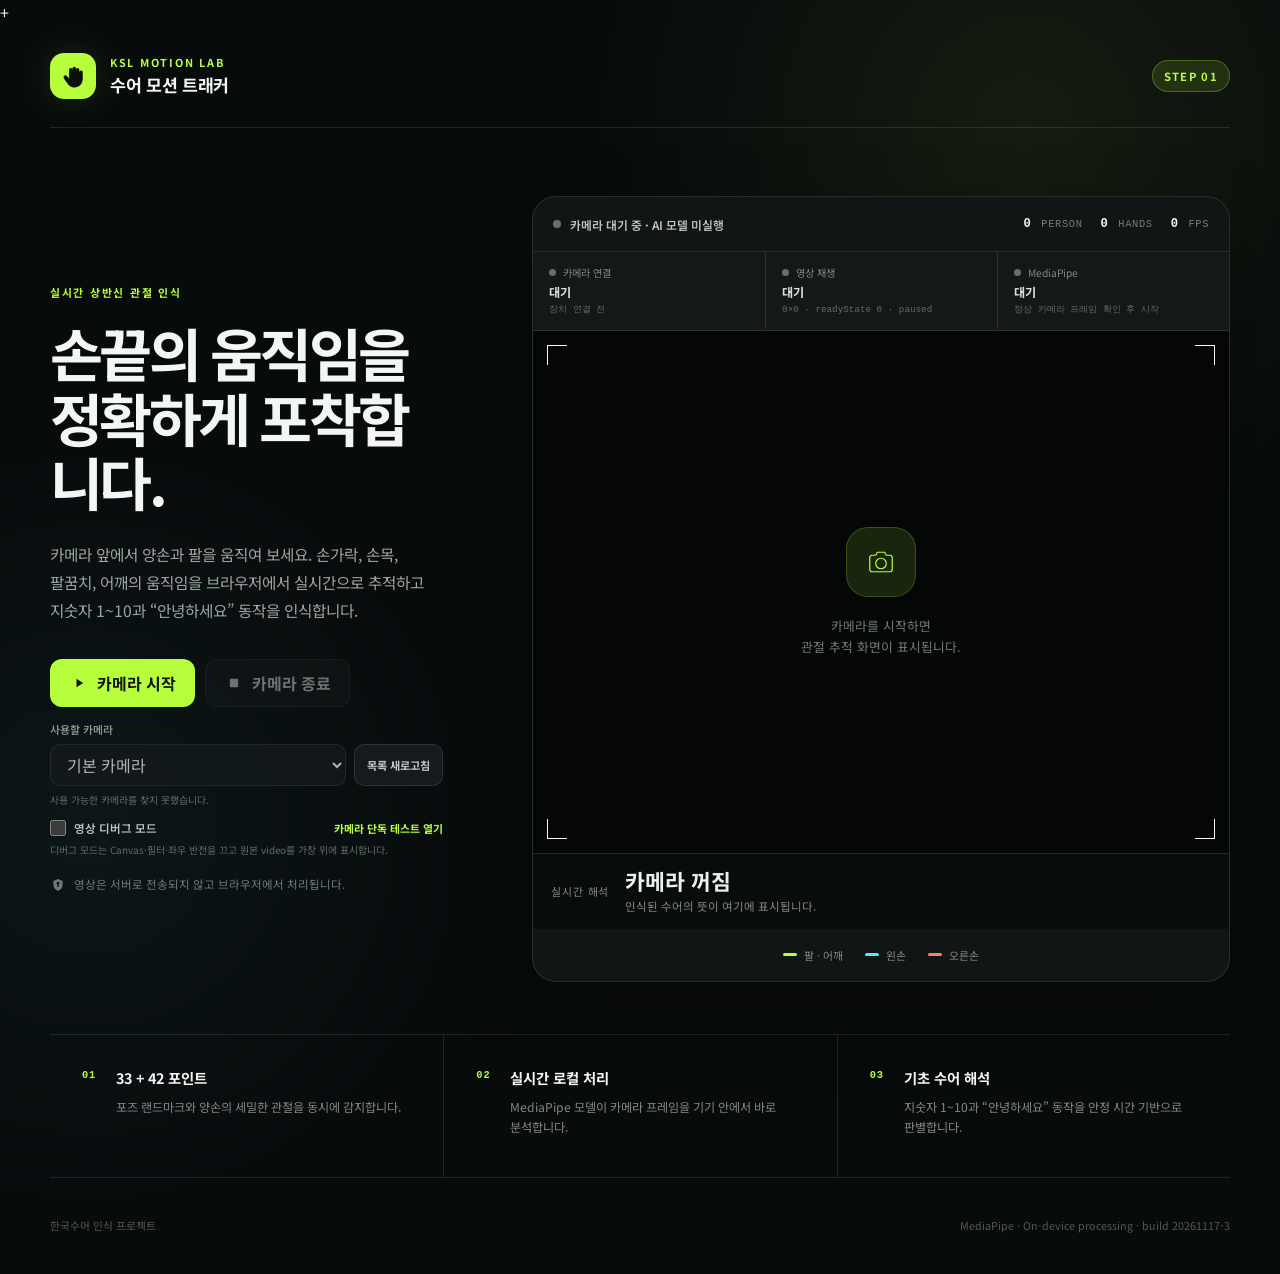
<file: index.html>
+<!doctype html>
<html lang="ko">
  <head>
    <meta charset="UTF-8" />
    <meta name="viewport" content="width=device-width, initial-scale=1.0" />
    <meta
      name="description"
      content="MediaPipe를 활용한 한국수어 상반신 관절 실시간 추적 프로그램"
    />
    <title>수어 모션 트래커</title>
    <link rel="stylesheet" href="./style.css?v=20261117-3" />
  </head>
  <body>
    <main class="app-shell">
      <header class="app-header">
        <div class="brand-mark" aria-hidden="true">
          <svg viewBox="0 0 32 32" role="img">
            <path d="M11.2 15.1V8.4a2.1 2.1 0 0 1 4.2 0v5.4-7.2a2.1 2.1 0 1 1 4.2 0v7.2-5.5a2.1 2.1 0 1 1 4.2 0v7.3-4.4a2.1 2.1 0 0 1 4.2 0v8.1c0 6.1-4.2 10.7-10.4 10.7-4.1 0-6.4-2-8.9-5.5l-4-5.6a2.4 2.4 0 0 1 3.7-3l2.8 3.2Z" />
          </svg>
        </div>
        <div>
          <p class="eyebrow">KSL MOTION LAB</p>
          <h1>수어 모션 트래커</h1>
        </div>
        <span class="phase-badge">STEP 01</span>
      </header>

      <section class="hero" aria-labelledby="hero-title">
        <div class="hero-copy">
          <p class="section-kicker">실시간 상반신 관절 인식</p>
          <h2 id="hero-title">손끝의 움직임을<br />정확하게 포착합니다.</h2>
          <p class="hero-description">
            카메라 앞에서 양손과 팔을 움직여 보세요. 손가락, 손목,
            팔꿈치, 어깨의 움직임을 브라우저에서 실시간으로 추적하고
            지숫자 1~10과 “안녕하세요” 동작을 인식합니다.
          </p>

          <div class="controls" aria-label="카메라 제어">
            <button class="button button-primary" id="startButton" type="button">
              <svg viewBox="0 0 24 24" aria-hidden="true">
                <path d="m9 7 8 5-8 5V7Z" />
              </svg>
              카메라 시작
            </button>
            <button class="button button-secondary" id="stopButton" type="button" disabled>
              <svg viewBox="0 0 24 24" aria-hidden="true">
                <rect x="7" y="7" width="10" height="10" rx="1" />
              </svg>
              카메라 종료
            </button>
          </div>

          <div class="camera-device-control">
            <label for="cameraSelect">사용할 카메라</label>
            <div class="camera-device-row">
              <select id="cameraSelect" aria-describedby="cameraListHint">
                <option value="">기본 카메라</option>
              </select>
              <button id="refreshCamerasButton" type="button">목록 새로고침</button>
            </div>
            <small id="cameraListHint">권한 허용 후 카메라 이름을 확인할 수 있습니다.</small>
          </div>

          <div class="camera-debug-control">
            <label class="debug-toggle" for="videoDebugMode">
              <input id="videoDebugMode" type="checkbox" />
              <span>영상 디버그 모드</span>
            </label>
            <a href="./camera-test.html" target="_blank" rel="noopener">카메라 단독 테스트 열기</a>
            <small>디버그 모드는 Canvas·필터·좌우 반전을 끄고 원본 video를 가장 위에 표시합니다.</small>
          </div>

          <div class="privacy-note">
            <svg viewBox="0 0 24 24" aria-hidden="true">
              <path d="M12 3 5 6v5c0 4.8 2.8 8.4 7 10 4.2-1.6 7-5.2 7-10V6l-7-3Zm0 4a2.2 2.2 0 0 1 1 4.2V15h-2v-3.8A2.2 2.2 0 0 1 12 7Z" />
            </svg>
            <span>영상은 서버로 전송되지 않고 브라우저에서 처리됩니다.</span>
          </div>
        </div>

        <div class="tracker-card">
          <div class="tracker-toolbar">
            <div class="status-wrap">
              <span class="status-dot is-loading" id="statusDot"></span>
              <span id="statusText" role="status" aria-live="polite">카메라 사용 가능 · AI 모델 준비 중</span>
            </div>
            <div class="live-stats" aria-label="추적 현황">
              <span><strong id="poseCount">0</strong> PERSON</span>
              <span><strong id="handCount">0</strong> HANDS</span>
              <span><strong id="fpsValue">0</strong> FPS</span>
            </div>
          </div>

          <div class="runtime-status" aria-label="실시간 실행 상태">
            <div class="runtime-status-item" id="cameraStatusCard" data-state="idle">
              <span><i aria-hidden="true"></i>카메라 연결</span>
              <strong id="cameraStatusValue">대기</strong>
              <small id="cameraStatusDetail">장치 연결 전</small>
            </div>
            <div class="runtime-status-item" id="videoStatusCard" data-state="idle">
              <span><i aria-hidden="true"></i>영상 재생</span>
              <strong id="videoStatusValue">대기</strong>
              <small id="videoStatusDetail">0×0 · readyState 0</small>
            </div>
            <div class="runtime-status-item" id="modelStatusCard" data-state="loading">
              <span><i aria-hidden="true"></i>MediaPipe</span>
              <strong id="modelStatusValue">준비 중</strong>
              <small id="modelStatusDetail">라이브러리와 모델 로딩 중</small>
            </div>
          </div>

          <div class="camera-stage" id="cameraStage">
            <video id="webcam" autoplay playsinline muted aria-label="실시간 웹캠 영상"></video>
            <canvas id="outputCanvas" aria-hidden="true"></canvas>

            <div class="camera-placeholder" id="cameraPlaceholder">
              <div class="placeholder-icon" aria-hidden="true">
                <svg viewBox="0 0 48 48">
                  <path d="M31 15h4.6c1.9 0 3.4 1.5 3.4 3.4v15.2c0 1.9-1.5 3.4-3.4 3.4H12.4A3.4 3.4 0 0 1 9 33.6V18.4c0-1.9 1.5-3.4 3.4-3.4H17l2.1-4h9.8l2.1 4Z" />
                  <circle cx="24" cy="26" r="7" />
                </svg>
              </div>
              <p>카메라를 시작하면<br />관절 추적 화면이 표시됩니다.</p>
            </div>

            <div class="scan-line" aria-hidden="true"></div>
            <div class="frame-corner corner-tl" aria-hidden="true"></div>
            <div class="frame-corner corner-tr" aria-hidden="true"></div>
            <div class="frame-corner corner-bl" aria-hidden="true"></div>
            <div class="frame-corner corner-br" aria-hidden="true"></div>
          </div>

          <div class="interpretation-panel" id="interpretationPanel" data-state="idle" aria-live="polite">
            <span>실시간 해석</span>
            <strong id="interpretationText">카메라 꺼짐</strong>
            <small id="interpretationDetail">인식된 수어의 뜻이 여기에 표시됩니다.</small>
          </div>

          <div class="error-message" id="errorMessage" role="alert" hidden>
            <svg viewBox="0 0 24 24" aria-hidden="true">
              <path d="M12 3 2.5 20h19L12 3Zm1 13h-2v-2h2v2Zm0-4h-2V8h2v4Z" />
            </svg>
            <span id="errorText"></span>
          </div>

          <div class="legend" aria-label="관절 표시 범례">
            <span><i class="legend-line arm"></i>팔 · 어깨</span>
            <span><i class="legend-line left-hand"></i>왼손</span>
            <span><i class="legend-line right-hand"></i>오른손</span>
          </div>
        </div>
      </section>

      <section class="feature-grid" aria-label="주요 기능">
        <article class="feature-card">
          <span class="feature-number">01</span>
          <div>
            <h3>33 + 42 포인트</h3>
            <p>포즈 랜드마크와 양손의 세밀한 관절을 동시에 감지합니다.</p>
          </div>
        </article>
        <article class="feature-card">
          <span class="feature-number">02</span>
          <div>
            <h3>실시간 로컬 처리</h3>
            <p>MediaPipe 모델이 카메라 프레임을 기기 안에서 바로 분석합니다.</p>
          </div>
        </article>
        <article class="feature-card">
          <span class="feature-number">03</span>
          <div>
            <h3>기초 수어 해석</h3>
            <p>지숫자 1~10과 “안녕하세요” 동작을 안정 시간 기반으로 판별합니다.</p>
          </div>
        </article>
      </section>
    </main>

    <footer>
      <span>한국수어 인식 프로젝트</span>
      <span>MediaPipe · On-device processing · build 20261117-3</span>
    </footer>

    <script type="module" src="./script.js?v=20261117-3"></script>
  </body>
</html>
</file>
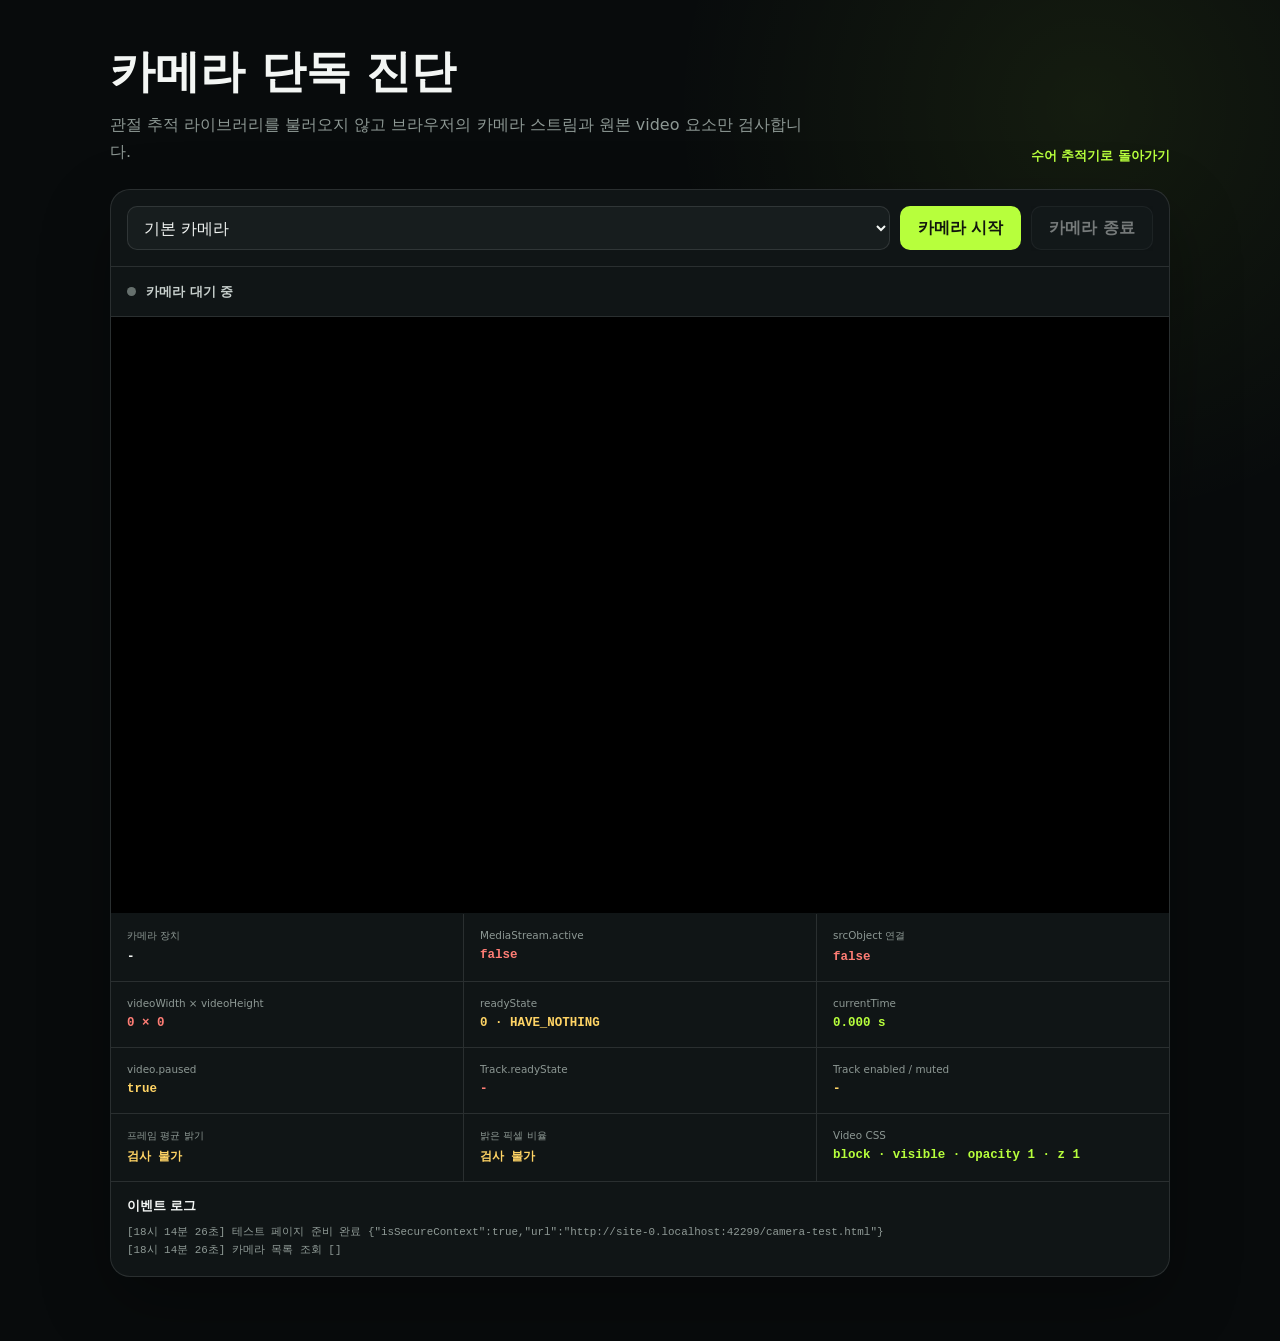
<file: camera-test.html>
<!doctype html>
<html lang="ko">
  <head>
    <meta charset="UTF-8" />
    <meta name="viewport" content="width=device-width, initial-scale=1.0" />
    <meta name="description" content="MediaPipe 없이 웹캠 스트림만 진단하는 페이지" />
    <title>카메라 단독 진단</title>
    <style>
      :root {
        color-scheme: dark;
        --bg: #080b0c;
        --surface: #101516;
        --raised: #171d1e;
        --line: rgba(255, 255, 255, 0.11);
        --text: #f3f6f4;
        --muted: #8d9894;
        --accent: #b7ff3c;
        --warning: #ffd465;
        --danger: #ff7d75;
      }

      * { box-sizing: border-box; }

      body {
        min-width: 320px;
        min-height: 100vh;
        margin: 0;
        color: var(--text);
        background: radial-gradient(circle at 85% 8%, rgba(183, 255, 60, 0.07), transparent 26rem), var(--bg);
        font-family: "Noto Sans KR", "Apple SD Gothic Neo", system-ui, sans-serif;
      }

      button, select { font: inherit; }

      main {
        width: min(1060px, calc(100% - 32px));
        margin: 0 auto;
        padding: 42px 0 64px;
      }

      header {
        display: flex;
        gap: 20px;
        align-items: flex-end;
        justify-content: space-between;
        margin-bottom: 24px;
      }

      h1 { margin: 0; font-size: clamp(1.7rem, 4vw, 2.8rem); }
      header p { max-width: 44rem; margin: 9px 0 0; color: var(--muted); line-height: 1.7; }
      a { color: var(--accent); font-size: 0.82rem; font-weight: 700; text-decoration: none; }
      a:hover { text-decoration: underline; }

      .panel {
        overflow: hidden;
        border: 1px solid var(--line);
        border-radius: 20px;
        background: var(--surface);
        box-shadow: 0 26px 70px rgba(0, 0, 0, 0.3);
      }

      .controls {
        display: grid;
        grid-template-columns: minmax(220px, 1fr) auto auto;
        gap: 10px;
        padding: 16px;
        border-bottom: 1px solid var(--line);
      }

      select, button {
        min-height: 44px;
        border: 1px solid var(--line);
        border-radius: 10px;
      }

      select { min-width: 0; padding: 0 12px; color: var(--text); background: var(--raised); }
      button { padding: 0 17px; font-weight: 700; cursor: pointer; }
      button:disabled { cursor: not-allowed; opacity: 0.45; }
      #startButton { border-color: transparent; color: #11150e; background: var(--accent); }
      #stopButton { color: var(--text); background: var(--raised); }

      .status-line {
        display: flex;
        gap: 10px;
        align-items: center;
        min-height: 50px;
        padding: 0 16px;
        border-bottom: 1px solid var(--line);
        color: #c7cfcc;
        font-size: 0.82rem;
      }

      .status-dot { width: 9px; height: 9px; border-radius: 50%; background: #66706d; }
      .status-line[data-state="loading"] .status-dot { background: var(--warning); }
      .status-line[data-state="live"] .status-dot { background: var(--accent); box-shadow: 0 0 0 5px rgba(183, 255, 60, 0.09); }
      .status-line[data-state="warning"] .status-dot { background: var(--warning); }
      .status-line[data-state="error"] .status-dot { background: var(--danger); }

      .video-wrap {
        position: relative;
        aspect-ratio: 16 / 9;
        background: #000;
      }

      #cameraVideo {
        position: absolute;
        z-index: 1;
        inset: 0;
        display: block;
        visibility: visible;
        width: 100%;
        height: 100%;
        object-fit: contain;
        opacity: 1;
        background: #000;
        filter: none;
        transform: none;
      }

      #analysisCanvas { display: none; }

      .message {
        margin: 14px 16px 0;
        padding: 12px 14px;
        border: 1px solid rgba(255, 125, 117, 0.28);
        border-radius: 10px;
        color: #ffc1bc;
        background: rgba(255, 125, 117, 0.08);
        font-size: 0.78rem;
        line-height: 1.6;
      }

      .message.warning { border-color: rgba(255, 212, 101, 0.28); color: #ffe3a0; background: rgba(255, 212, 101, 0.08); }
      .message[hidden] { display: none; }

      .metrics {
        display: grid;
        grid-template-columns: repeat(3, minmax(0, 1fr));
        gap: 1px;
        margin-top: 1px;
        background: var(--line);
      }

      .metric { min-width: 0; padding: 15px 16px; background: var(--surface); }
      .metric span { display: block; color: var(--muted); font-size: 0.65rem; }
      .metric strong { display: block; overflow: hidden; margin-top: 5px; font: 600 0.78rem/1.45 ui-monospace, Consolas, monospace; text-overflow: ellipsis; white-space: nowrap; }
      .metric strong.good { color: var(--accent); }
      .metric strong.warn { color: var(--warning); }
      .metric strong.bad { color: var(--danger); }

      .log-wrap { padding: 16px; border-top: 1px solid var(--line); }
      .log-wrap h2 { margin: 0 0 9px; font-size: 0.8rem; }
      #eventLog { max-height: 180px; margin: 0; overflow: auto; color: #8f9a96; font: 0.68rem/1.65 ui-monospace, Consolas, monospace; white-space: pre-wrap; }

      @media (max-width: 720px) {
        header { align-items: flex-start; flex-direction: column; }
        .controls { grid-template-columns: 1fr 1fr; }
        .controls select { grid-column: 1 / -1; }
        .metrics { grid-template-columns: repeat(2, minmax(0, 1fr)); }
      }
    </style>
  </head>
  <body>
    <main>
      <header>
        <div>
          <h1>카메라 단독 진단</h1>
          <p>관절 추적 라이브러리를 불러오지 않고 브라우저의 카메라 스트림과 원본 video 요소만 검사합니다.</p>
        </div>
        <a href="./index.html">수어 추적기로 돌아가기</a>
      </header>

      <section class="panel" aria-label="카메라 테스트">
        <div class="controls">
          <select id="cameraSelect" aria-label="카메라 선택">
            <option value="">기본 카메라</option>
          </select>
          <button id="startButton" type="button">카메라 시작</button>
          <button id="stopButton" type="button" disabled>카메라 종료</button>
        </div>

        <div class="status-line" id="statusLine" data-state="idle">
          <i class="status-dot" aria-hidden="true"></i>
          <strong id="statusText">카메라 대기 중</strong>
        </div>

        <div class="video-wrap">
          <video id="cameraVideo" autoplay playsinline muted></video>
          <canvas id="analysisCanvas" aria-hidden="true"></canvas>
        </div>

        <div class="message" id="message" role="alert" hidden></div>

        <div class="metrics" aria-label="카메라 진단 값">
          <div class="metric"><span>카메라 장치</span><strong id="deviceName">-</strong></div>
          <div class="metric"><span>MediaStream.active</span><strong id="streamActive">false</strong></div>
          <div class="metric"><span>srcObject 연결</span><strong id="sourceConnected">false</strong></div>
          <div class="metric"><span>videoWidth × videoHeight</span><strong id="videoSize">0 × 0</strong></div>
          <div class="metric"><span>readyState</span><strong id="readyState">0 · HAVE_NOTHING</strong></div>
          <div class="metric"><span>currentTime</span><strong id="currentTime">0.000 s</strong></div>
          <div class="metric"><span>video.paused</span><strong id="paused">true</strong></div>
          <div class="metric"><span>Track.readyState</span><strong id="trackState">-</strong></div>
          <div class="metric"><span>Track enabled / muted</span><strong id="trackFlags">-</strong></div>
          <div class="metric"><span>프레임 평균 밝기</span><strong id="brightness">검사 전</strong></div>
          <div class="metric"><span>밝은 픽셀 비율</span><strong id="litRatio">검사 전</strong></div>
          <div class="metric"><span>Video CSS</span><strong id="videoCss">-</strong></div>
        </div>

        <div class="log-wrap">
          <h2>이벤트 로그</h2>
          <pre id="eventLog"></pre>
        </div>
      </section>
    </main>

    <script>
      const elements = {
        video: document.querySelector("#cameraVideo"),
        canvas: document.querySelector("#analysisCanvas"),
        cameraSelect: document.querySelector("#cameraSelect"),
        startButton: document.querySelector("#startButton"),
        stopButton: document.querySelector("#stopButton"),
        statusLine: document.querySelector("#statusLine"),
        statusText: document.querySelector("#statusText"),
        message: document.querySelector("#message"),
        eventLog: document.querySelector("#eventLog"),
        deviceName: document.querySelector("#deviceName"),
        streamActive: document.querySelector("#streamActive"),
        sourceConnected: document.querySelector("#sourceConnected"),
        videoSize: document.querySelector("#videoSize"),
        readyState: document.querySelector("#readyState"),
        currentTime: document.querySelector("#currentTime"),
        paused: document.querySelector("#paused"),
        trackState: document.querySelector("#trackState"),
        trackFlags: document.querySelector("#trackFlags"),
        brightness: document.querySelector("#brightness"),
        litRatio: document.querySelector("#litRatio"),
        videoCss: document.querySelector("#videoCss"),
      };

      const READY_STATE_NAMES = ["HAVE_NOTHING", "HAVE_METADATA", "HAVE_CURRENT_DATA", "HAVE_FUTURE_DATA", "HAVE_ENOUGH_DATA"];
      let stream = null;
      let diagnosticsTimer = null;
      let lastCurrentTime = -1;
      let unchangedTimeTicks = 0;

      function log(message, detail) {
        const time = new Date().toLocaleTimeString("ko-KR", { hour12: false });
        const detailText = detail === undefined ? "" : ` ${JSON.stringify(detail)}`;
        elements.eventLog.textContent += `[${time}] ${message}${detailText}\n`;
        elements.eventLog.scrollTop = elements.eventLog.scrollHeight;
        console.info(`[Camera Test] ${message}`, detail ?? "");
      }

      function setStatus(message, state = "idle") {
        elements.statusText.textContent = message;
        elements.statusLine.dataset.state = state;
      }

      function showMessage(message, type = "error") {
        elements.message.textContent = message;
        elements.message.className = type === "warning" ? "message warning" : "message";
        elements.message.hidden = false;
      }

      function hideMessage() {
        elements.message.hidden = true;
        elements.message.textContent = "";
      }

      async function refreshCameraList(preferredDeviceId = elements.cameraSelect.value) {
        if (!navigator.mediaDevices?.enumerateDevices) return;

        try {
          const devices = await navigator.mediaDevices.enumerateDevices();
          const cameras = devices.filter((device) => device.kind === "videoinput");
          const activeDeviceId = stream?.getVideoTracks()[0]?.getSettings?.().deviceId ?? "";
          const targetDeviceId = preferredDeviceId || activeDeviceId;

          elements.cameraSelect.replaceChildren(new Option("기본 카메라", ""));
          cameras.forEach((camera, index) => {
            elements.cameraSelect.add(new Option(camera.label || `카메라 ${index + 1}`, camera.deviceId));
          });

          if (targetDeviceId && cameras.some((camera) => camera.deviceId === targetDeviceId)) {
            elements.cameraSelect.value = targetDeviceId;
          }
          log("카메라 목록 조회", cameras.map((camera) => camera.label || "이름 비공개"));
        } catch (error) {
          log("카메라 목록 조회 실패", { name: error.name, message: error.message });
        }
      }

      function createConstraints() {
        const deviceId = elements.cameraSelect.value;
        return {
          video: deviceId
            ? { deviceId: { exact: deviceId }, width: { ideal: 960 }, height: { ideal: 540 } }
            : { width: { ideal: 960 }, height: { ideal: 540 }, facingMode: { ideal: "user" } },
          audio: false,
        };
      }

      async function startCamera() {
        if (!navigator.mediaDevices?.getUserMedia) {
          handleError(Object.assign(new Error("카메라 API를 사용할 수 없습니다."), { name: "UnsupportedError" }));
          return;
        }

        stopCamera(false);
        hideMessage();
        setStatus("getUserMedia() 호출 중", "loading");
        elements.startButton.disabled = true;

        try {
          const constraints = createConstraints();
          log("getUserMedia() 호출", constraints);
          stream = await navigator.mediaDevices.getUserMedia(constraints);
          const track = stream.getVideoTracks()[0];

          if (!stream.active || !track || track.readyState !== "live") {
            throw Object.assign(new Error("활성 비디오 트랙이 없습니다."), { name: "InactiveStreamError" });
          }

          log("MediaStream 생성 성공", {
            id: stream.id,
            active: stream.active,
            track: {
              label: track.label,
              readyState: track.readyState,
              enabled: track.enabled,
              muted: track.muted,
              settings: track.getSettings?.(),
            },
          });

          elements.video.muted = true;
          elements.video.autoplay = true;
          elements.video.playsInline = true;
          elements.video.srcObject = stream;
          log("video.srcObject 연결", { connected: elements.video.srcObject === stream });

          const metadataPromise = waitForMetadata();
          const playPromise = elements.video.play();
          log("video.play() 호출");
          await Promise.all([metadataPromise, playPromise]);
          await waitForFirstFrame();

          if (elements.video.videoWidth <= 0 || elements.video.videoHeight <= 0 || elements.video.paused) {
            throw Object.assign(new Error("영상 크기가 0이거나 video가 일시 정지 상태입니다."), { name: "VideoNotPlayingError" });
          }

          log("video.play() 성공", {
            videoWidth: elements.video.videoWidth,
            videoHeight: elements.video.videoHeight,
            readyState: elements.video.readyState,
            currentTime: elements.video.currentTime,
            paused: elements.video.paused,
          });

          track.addEventListener("ended", () => {
            showMessage("카메라 트랙이 종료되었습니다. 장치 연결 상태를 확인해 주세요.");
            setStatus("카메라 트랙 종료", "error");
            log("MediaStreamTrack ended 이벤트");
          });
          track.addEventListener("mute", () => log("MediaStreamTrack mute 이벤트"));
          track.addEventListener("unmute", () => log("MediaStreamTrack unmute 이벤트"));

          await refreshCameraList(track.getSettings?.().deviceId);
          elements.stopButton.disabled = false;
          elements.startButton.disabled = true;
          setStatus("원본 카메라 영상 재생 중", "live");
          startDiagnostics();
        } catch (error) {
          handleError(error);
        }
      }

      function stopCamera(updateStatus = true) {
        if (diagnosticsTimer !== null) {
          window.clearInterval(diagnosticsTimer);
          diagnosticsTimer = null;
        }
        if (stream) {
          stream.getTracks().forEach((track) => track.stop());
          stream = null;
        }
        elements.video.srcObject = null;
        elements.startButton.disabled = false;
        elements.stopButton.disabled = true;
        lastCurrentTime = -1;
        unchangedTimeTicks = 0;
        updateDiagnostics();
        if (updateStatus) {
          hideMessage();
          setStatus("카메라 대기 중", "idle");
          log("카메라 종료");
        }
      }

      function waitForMetadata(timeoutMs = 10000) {
        if (elements.video.readyState >= HTMLMediaElement.HAVE_METADATA) return Promise.resolve();
        return new Promise((resolve, reject) => {
          const timeoutId = window.setTimeout(() => {
            cleanup();
            reject(Object.assign(new Error("loadedmetadata 이벤트 시간 초과"), { name: "MetadataTimeoutError" }));
          }, timeoutMs);
          const onLoaded = () => { cleanup(); resolve(); };
          const onError = () => { cleanup(); reject(Object.assign(new Error("video 요소 오류"), { name: "VideoElementError" })); };
          const cleanup = () => {
            window.clearTimeout(timeoutId);
            elements.video.removeEventListener("loadedmetadata", onLoaded);
            elements.video.removeEventListener("error", onError);
          };
          elements.video.addEventListener("loadedmetadata", onLoaded);
          elements.video.addEventListener("error", onError);
        });
      }

      function waitForFirstFrame(timeoutMs = 10000) {
        return new Promise((resolve, reject) => {
          const timeoutId = window.setTimeout(() => {
            reject(Object.assign(new Error("실제 영상 프레임이 도착하지 않았습니다."), { name: "FrameTimeoutError" }));
          }, timeoutMs);
          const finish = (metadata = {}) => { window.clearTimeout(timeoutId); resolve(metadata); };

          if (typeof elements.video.requestVideoFrameCallback === "function") {
            elements.video.requestVideoFrameCallback((_, metadata) => finish(metadata));
          } else {
            const check = () => {
              if (elements.video.videoWidth > 0 && elements.video.readyState >= HTMLMediaElement.HAVE_CURRENT_DATA && !elements.video.paused) {
                finish();
              } else {
                requestAnimationFrame(check);
              }
            };
            requestAnimationFrame(check);
          }
        });
      }

      function startDiagnostics() {
        updateDiagnostics();
        diagnosticsTimer = window.setInterval(updateDiagnostics, 250);
      }

      function updateDiagnostics() {
        const track = stream?.getVideoTracks()[0] ?? null;
        const css = getComputedStyle(elements.video);
        const brightness = analyzeBrightness();
        const currentTime = elements.video.currentTime || 0;

        if (stream && !elements.video.paused) {
          unchangedTimeTicks = currentTime === lastCurrentTime ? unchangedTimeTicks + 1 : 0;
          lastCurrentTime = currentTime;
        }

        setMetric(elements.deviceName, track?.label || "-", track ? "good" : "");
        setMetric(elements.streamActive, String(Boolean(stream?.active)), stream?.active ? "good" : "bad");
        setMetric(elements.sourceConnected, String(Boolean(stream && elements.video.srcObject === stream)), stream && elements.video.srcObject === stream ? "good" : "bad");
        setMetric(elements.videoSize, `${elements.video.videoWidth} × ${elements.video.videoHeight}`, elements.video.videoWidth > 0 ? "good" : "bad");
        setMetric(elements.readyState, `${elements.video.readyState} · ${READY_STATE_NAMES[elements.video.readyState] ?? "UNKNOWN"}`, elements.video.readyState >= 2 ? "good" : "warn");
        setMetric(elements.currentTime, `${currentTime.toFixed(3)} s${unchangedTimeTicks >= 8 ? " · 정지 의심" : ""}`, unchangedTimeTicks >= 8 ? "bad" : "good");
        setMetric(elements.paused, String(elements.video.paused), elements.video.paused ? "warn" : "good");
        setMetric(elements.trackState, track?.readyState || "-", track?.readyState === "live" ? "good" : "bad");
        setMetric(elements.trackFlags, track ? `${track.enabled} / ${track.muted}` : "-", track?.enabled && !track?.muted ? "good" : "warn");
        setMetric(elements.videoCss, `${css.display} · ${css.visibility} · opacity ${css.opacity} · z ${css.zIndex}`, css.display !== "none" && css.visibility !== "hidden" && Number(css.opacity) > 0 ? "good" : "bad");

        if (brightness.available) {
          setMetric(elements.brightness, brightness.meanLuma.toFixed(2), brightness.isProbablyBlack ? "bad" : "good");
          setMetric(elements.litRatio, `${(brightness.litPixelRatio * 100).toFixed(2)}%`, brightness.isProbablyBlack ? "bad" : "good");

          if (brightness.isProbablyBlack) {
            setStatus("스트림은 재생되지만 검은 프레임이 감지됨", "warning");
            showMessage("실제 video 픽셀의 평균 밝기가 거의 0입니다. 다른 카메라를 선택하거나 렌즈 덮개, Windows 카메라 앱, Zoom·Teams·가상 카메라를 확인해 주세요.", "warning");
          } else if (elements.statusLine.dataset.state === "warning") {
            hideMessage();
            setStatus("원본 카메라 영상 재생 중", "live");
          }
        } else {
          setMetric(elements.brightness, "검사 불가", "warn");
          setMetric(elements.litRatio, "검사 불가", "warn");
        }
      }

      function analyzeBrightness() {
        if (elements.video.videoWidth <= 0 || elements.video.readyState < HTMLMediaElement.HAVE_CURRENT_DATA) {
          return { available: false };
        }

        try {
          const width = 64;
          const height = Math.max(1, Math.round(width * elements.video.videoHeight / elements.video.videoWidth));
          elements.canvas.width = width;
          elements.canvas.height = height;
          const context = elements.canvas.getContext("2d", { willReadFrequently: true });
          context.drawImage(elements.video, 0, 0, width, height);
          const data = context.getImageData(0, 0, width, height).data;
          let total = 0;
          let litPixels = 0;
          const count = data.length / 4;
          for (let index = 0; index < data.length; index += 4) {
            const luma = (0.2126 * data[index]) + (0.7152 * data[index + 1]) + (0.0722 * data[index + 2]);
            total += luma;
            if (luma >= 16) litPixels += 1;
          }
          const meanLuma = total / count;
          const litPixelRatio = litPixels / count;
          return {
            available: true,
            meanLuma,
            litPixelRatio,
            isProbablyBlack: meanLuma < 5 && litPixelRatio < 0.01,
          };
        } catch (error) {
          log("밝기 분석 실패", { name: error.name, message: error.message });
          return { available: false };
        }
      }

      function setMetric(element, value, state = "") {
        element.textContent = value;
        element.className = state;
        element.title = value;
      }

      function handleError(error) {
        const messages = {
          NotAllowedError: "카메라 권한이 거부되었습니다. 주소창 권한과 Windows 설정 > 개인정보 및 보안 > 카메라의 접근 권한을 허용해 주세요.",
          SecurityError: "보안 정책 때문에 카메라를 사용할 수 없습니다. localhost 또는 HTTPS로 실행해 주세요.",
          NotFoundError: "사용 가능한 카메라를 찾지 못했습니다.",
          NotReadableError: "다른 프로그램이 카메라를 사용 중이거나 Windows가 장치 접근을 차단했습니다.",
          OverconstrainedError: "선택한 카메라 또는 요청한 해상도를 사용할 수 없습니다.",
          AbortError: "카메라 연결이 중단되었습니다.",
          InactiveStreamError: "카메라 스트림에 활성 비디오 트랙이 없습니다.",
          MetadataTimeoutError: "카메라 메타데이터를 10초 안에 받지 못했습니다.",
          FrameTimeoutError: "카메라 스트림은 연결됐지만 실제 영상 프레임이 도착하지 않았습니다.",
          VideoElementError: "브라우저 video 요소에서 재생 오류가 발생했습니다.",
          VideoNotPlayingError: "영상 크기가 0이거나 재생이 시작되지 않았습니다.",
          UnsupportedError: "이 브라우저 또는 현재 주소에서는 카메라 API를 사용할 수 없습니다.",
        };
        const reason = messages[error.name] || error.message || "알 수 없는 카메라 오류입니다.";
        const constraint = error.constraint ? ` 제한 조건: ${error.constraint}.` : "";
        const fullMessage = `${error.name || "Error"}: ${reason}${constraint}`;

        log("카메라 실행 실패", { name: error.name, message: error.message, constraint: error.constraint });
        stopCamera(false);
        setStatus("카메라 실행 실패", "error");
        showMessage(fullMessage);
      }

      elements.startButton.addEventListener("click", startCamera);
      elements.stopButton.addEventListener("click", () => stopCamera(true));
      elements.cameraSelect.addEventListener("change", () => {
        if (stream) startCamera();
      });
      elements.video.addEventListener("loadedmetadata", () => log("loadedmetadata 이벤트", { width: elements.video.videoWidth, height: elements.video.videoHeight }));
      elements.video.addEventListener("playing", () => log("playing 이벤트"));
      elements.video.addEventListener("waiting", () => log("waiting 이벤트"));
      elements.video.addEventListener("stalled", () => log("stalled 이벤트"));
      elements.video.addEventListener("error", () => log("video error 이벤트", elements.video.error));
      window.addEventListener("beforeunload", () => stopCamera(false));

      if (!window.isSecureContext) {
        showMessage("현재 페이지가 보안 컨텍스트가 아닙니다. Live Server의 localhost 주소로 실행해 주세요.", "warning");
        setStatus("보안 컨텍스트 필요", "warning");
      }
      refreshCameraList();
      updateDiagnostics();
      log("테스트 페이지 준비 완료", { isSecureContext: window.isSecureContext, url: window.location.href });
    </script>
  </body>
</html>
</file>
<file: style.css>
@import url("https://fonts.googleapis.com/css2?family=Noto+Sans+KR:wght@400;500;600;700;800&display=swap");

:root {
  color-scheme: dark;
  --bg: #080b0c;
  --surface: #101516;
  --surface-raised: #151b1c;
  --line: rgba(255, 255, 255, 0.1);
  --text: #f3f6f4;
  --muted: #9aa5a1;
  --accent: #b7ff3c;
  --accent-soft: rgba(183, 255, 60, 0.12);
  --cyan: #56e6ff;
  --coral: #ff7f66;
  --danger: #ff7d75;
  --radius-lg: 24px;
  --radius-md: 16px;
}

* {
  box-sizing: border-box;
}

html {
  min-width: 320px;
  background: var(--bg);
}

body {
  min-height: 100vh;
  margin: 0;
  overflow-x: hidden;
  color: var(--text);
  background:
    radial-gradient(circle at 80% 10%, rgba(183, 255, 60, 0.07), transparent 27rem),
    radial-gradient(circle at 7% 65%, rgba(86, 230, 255, 0.05), transparent 24rem),
    var(--bg);
  font-family: "Noto Sans KR", "Apple SD Gothic Neo", sans-serif;
}

button {
  font: inherit;
}

select {
  font: inherit;
}

.app-shell {
  width: min(1180px, calc(100% - 48px));
  margin: 0 auto;
}

.app-header {
  display: flex;
  align-items: center;
  min-height: 104px;
  border-bottom: 1px solid var(--line);
}

.brand-mark {
  display: grid;
  width: 46px;
  height: 46px;
  margin-right: 14px;
  place-items: center;
  border-radius: 14px;
  color: #0c100c;
  background: var(--accent);
  box-shadow: 0 0 36px rgba(183, 255, 60, 0.12);
}

.brand-mark svg {
  width: 26px;
  fill: currentColor;
}

.app-header h1,
.app-header p {
  margin: 0;
}

.app-header h1 {
  margin-top: 2px;
  font-size: 1.08rem;
  letter-spacing: -0.02em;
}

.eyebrow,
.section-kicker {
  color: var(--accent);
  font-size: 0.68rem;
  font-weight: 700;
  letter-spacing: 0.16em;
}

.phase-badge {
  margin-left: auto;
  padding: 7px 11px;
  border: 1px solid rgba(183, 255, 60, 0.28);
  border-radius: 999px;
  color: var(--accent);
  background: var(--accent-soft);
  font-size: 0.7rem;
  font-weight: 700;
  letter-spacing: 0.12em;
}

.hero {
  display: grid;
  grid-template-columns: minmax(270px, 0.72fr) minmax(520px, 1.28fr);
  gap: clamp(48px, 7vw, 96px);
  align-items: center;
  padding: 68px 0 52px;
}

.section-kicker {
  margin: 0 0 20px;
}

.hero-copy h2 {
  margin: 0;
  font-size: clamp(2.5rem, 4.5vw, 4.65rem);
  line-height: 1.12;
  letter-spacing: -0.065em;
}

.hero-description {
  max-width: 31rem;
  margin: 27px 0 0;
  color: var(--muted);
  font-size: 0.98rem;
  line-height: 1.8;
  word-break: keep-all;
}

.controls {
  display: flex;
  gap: 10px;
  margin-top: 34px;
}

.button {
  display: inline-flex;
  min-height: 48px;
  align-items: center;
  justify-content: center;
  gap: 8px;
  padding: 0 18px;
  border: 1px solid transparent;
  border-radius: 12px;
  font-weight: 700;
  cursor: pointer;
  transition: transform 160ms ease, background 160ms ease, border-color 160ms ease;
}

.button svg {
  width: 20px;
  fill: currentColor;
}

.button:not(:disabled):hover {
  transform: translateY(-2px);
}

.button:focus-visible {
  outline: 3px solid rgba(183, 255, 60, 0.28);
  outline-offset: 3px;
}

.button:disabled {
  cursor: not-allowed;
  opacity: 0.42;
}

.button-primary {
  color: #11150e;
  background: var(--accent);
}

.button-primary:not(:disabled):hover {
  background: #c7ff67;
}

.button-secondary {
  color: var(--text);
  border-color: var(--line);
  background: var(--surface-raised);
}

.button-secondary:not(:disabled):hover {
  border-color: rgba(255, 255, 255, 0.22);
  background: #1b2324;
}

.camera-device-control {
  display: grid;
  gap: 7px;
  margin-top: 14px;
}

.camera-device-control label {
  color: #89938f;
  font-size: 0.68rem;
  font-weight: 600;
}

.camera-device-row {
  display: grid;
  grid-template-columns: minmax(0, 1fr) auto;
  gap: 8px;
}

.camera-device-row select,
.camera-device-row button {
  min-height: 42px;
  border: 1px solid var(--line);
  border-radius: 10px;
  color: var(--text);
  background: var(--surface-raised);
}

.camera-device-row select {
  min-width: 0;
  padding: 0 36px 0 12px;
}

.camera-device-row button {
  padding: 0 12px;
  color: #bdc6c3;
  font-size: 0.7rem;
  font-weight: 700;
  cursor: pointer;
}

.camera-device-row select:focus-visible,
.camera-device-row button:focus-visible {
  outline: 3px solid rgba(183, 255, 60, 0.22);
  outline-offset: 2px;
}

.camera-device-row button:hover {
  border-color: rgba(255, 255, 255, 0.22);
  background: #1b2324;
}

.camera-device-control small {
  color: #626d69;
  font-size: 0.62rem;
  line-height: 1.5;
}

.camera-debug-control {
  display: grid;
  grid-template-columns: auto 1fr;
  gap: 7px 12px;
  align-items: center;
  margin-top: 12px;
}

.debug-toggle {
  display: inline-flex;
  align-items: center;
  gap: 8px;
  color: #bdc6c3;
  font-size: 0.72rem;
  font-weight: 600;
  cursor: pointer;
}

.debug-toggle input {
  width: 16px;
  height: 16px;
  margin: 0;
  accent-color: var(--accent);
}

.camera-debug-control a {
  justify-self: end;
  color: var(--accent);
  font-size: 0.68rem;
  font-weight: 700;
  text-decoration: none;
}

.camera-debug-control a:hover {
  text-decoration: underline;
}

.camera-debug-control small {
  grid-column: 1 / -1;
  color: #626d69;
  font-size: 0.62rem;
  line-height: 1.5;
}

.privacy-note {
  display: flex;
  gap: 8px;
  align-items: flex-start;
  margin-top: 18px;
  color: #707b77;
  font-size: 0.72rem;
  line-height: 1.55;
}

.privacy-note svg {
  flex: 0 0 auto;
  width: 16px;
  margin-top: 1px;
  fill: currentColor;
}

.tracker-card {
  overflow: hidden;
  border: 1px solid var(--line);
  border-radius: var(--radius-lg);
  background: var(--surface);
  box-shadow: 0 32px 80px rgba(0, 0, 0, 0.32);
}

.tracker-toolbar {
  display: flex;
  min-height: 55px;
  align-items: center;
  justify-content: space-between;
  padding: 0 20px;
  border-bottom: 1px solid var(--line);
  color: #bdc6c3;
  font-size: 0.74rem;
}

.status-wrap,
.live-stats,
.legend,
.legend span {
  display: flex;
  align-items: center;
}

.status-wrap {
  gap: 9px;
  font-weight: 600;
}

.status-dot {
  width: 8px;
  height: 8px;
  border-radius: 50%;
  background: #65706d;
}

.status-dot.is-loading {
  background: #ffd465;
  box-shadow: 0 0 0 5px rgba(255, 212, 101, 0.1);
  animation: pulse 1.25s ease-in-out infinite;
}

.status-dot.is-live {
  background: var(--accent);
  box-shadow: 0 0 0 5px rgba(183, 255, 60, 0.1);
  animation: pulse 1.6s ease-in-out infinite;
}

.status-dot.is-error {
  background: var(--danger);
  box-shadow: 0 0 0 5px rgba(255, 125, 117, 0.1);
}

.status-dot.is-warning {
  background: #ffd465;
  box-shadow: 0 0 0 5px rgba(255, 212, 101, 0.1);
}

.live-stats {
  gap: 18px;
  color: #747f7b;
  font-family: ui-monospace, SFMono-Regular, Menlo, monospace;
  font-size: 0.65rem;
  letter-spacing: 0.06em;
}

.live-stats strong {
  margin-right: 3px;
  color: var(--text);
  font-size: 0.76rem;
}

.runtime-status {
  display: grid;
  grid-template-columns: repeat(3, minmax(0, 1fr));
  border-bottom: 1px solid var(--line);
  background: rgba(255, 255, 255, 0.012);
}

.runtime-status-item {
  display: grid;
  min-width: 0;
  gap: 3px;
  padding: 13px 16px;
}

.runtime-status-item + .runtime-status-item {
  border-left: 1px solid var(--line);
}

.runtime-status-item span {
  display: flex;
  align-items: center;
  gap: 7px;
  color: #7f8a86;
  font-size: 0.64rem;
}

.runtime-status-item span i {
  width: 7px;
  height: 7px;
  border-radius: 50%;
  background: #65706d;
}

.runtime-status-item strong {
  overflow: hidden;
  color: #dce3e0;
  font-size: 0.76rem;
  text-overflow: ellipsis;
  white-space: nowrap;
}

.runtime-status-item small {
  overflow: hidden;
  color: #626d69;
  font: 500 0.58rem/1.4 ui-monospace, SFMono-Regular, Menlo, monospace;
  text-overflow: ellipsis;
  white-space: nowrap;
}

.runtime-status-item[data-state="loading"] span i,
.runtime-status-item[data-state="warning"] span i {
  background: #ffd465;
  box-shadow: 0 0 0 4px rgba(255, 212, 101, 0.08);
}

.runtime-status-item[data-state="live"] span i {
  background: var(--accent);
  box-shadow: 0 0 0 4px rgba(183, 255, 60, 0.08);
}

.runtime-status-item[data-state="error"] span i {
  background: var(--danger);
  box-shadow: 0 0 0 4px rgba(255, 125, 117, 0.08);
}

.camera-stage {
  position: relative;
  overflow: hidden;
  aspect-ratio: 4 / 3;
  background:
    linear-gradient(rgba(183, 255, 60, 0.02) 1px, transparent 1px),
    linear-gradient(90deg, rgba(183, 255, 60, 0.02) 1px, transparent 1px),
    #090d0d;
  background-size: 32px 32px;
}

#webcam,
#outputCanvas {
  position: absolute;
  inset: 0;
  width: 100%;
  height: 100%;
  transform: scaleX(-1);
}

#webcam {
  z-index: 1;
  display: block;
  visibility: visible;
  object-fit: cover;
  opacity: 1;
  background: #050707;
  filter: none;
}

#outputCanvas {
  z-index: 2;
  display: block;
  opacity: 1;
  background: transparent !important;
  pointer-events: none;
}

.camera-stage.is-video-debug #webcam {
  z-index: 10 !important;
  display: block !important;
  visibility: visible !important;
  opacity: 1 !important;
  object-fit: contain;
  filter: none !important;
  transform: none;
}

.camera-stage.is-video-debug #outputCanvas,
.camera-stage.is-video-debug .scan-line {
  display: none !important;
}

.camera-stage.is-video-debug .camera-placeholder {
  z-index: 0;
}

.camera-stage.is-video-debug .frame-corner {
  z-index: 11;
}

.camera-placeholder {
  position: absolute;
  z-index: 3;
  inset: 0;
  display: grid;
  place-content: center;
  justify-items: center;
  text-align: center;
  transition: opacity 220ms ease;
}

.camera-stage.is-live .camera-placeholder {
  visibility: hidden;
  opacity: 0;
  pointer-events: none;
}

.placeholder-icon {
  display: grid;
  width: 70px;
  height: 70px;
  place-items: center;
  border: 1px solid rgba(183, 255, 60, 0.2);
  border-radius: 22px;
  color: var(--accent);
  background: var(--accent-soft);
}

.placeholder-icon svg {
  width: 36px;
  fill: none;
  stroke: currentColor;
  stroke-linecap: round;
  stroke-linejoin: round;
  stroke-width: 1.6;
}

.camera-placeholder p {
  margin: 18px 0 0;
  color: #6f7b77;
  font-size: 0.8rem;
  line-height: 1.65;
}

.scan-line {
  position: absolute;
  z-index: 3;
  top: 0;
  right: 0;
  left: 0;
  display: none;
  height: 1px;
  background: linear-gradient(90deg, transparent, rgba(183, 255, 60, 0.65), transparent);
  box-shadow: 0 0 12px rgba(183, 255, 60, 0.32);
  animation: scan 4s linear infinite;
  pointer-events: none;
}

.camera-stage.is-live .scan-line {
  display: block;
}

.frame-corner {
  position: absolute;
  z-index: 4;
  width: 20px;
  height: 20px;
  border-color: rgba(183, 255, 60, 0.52);
  pointer-events: none;
}

.corner-tl { top: 14px; left: 14px; border-top: 1px solid; border-left: 1px solid; }
.corner-tr { top: 14px; right: 14px; border-top: 1px solid; border-right: 1px solid; }
.corner-bl { bottom: 14px; left: 14px; border-bottom: 1px solid; border-left: 1px solid; }
.corner-br { right: 14px; bottom: 14px; border-right: 1px solid; border-bottom: 1px solid; }

.interpretation-panel {
  display: grid;
  grid-template-columns: auto 1fr;
  gap: 4px 16px;
  align-items: center;
  min-height: 76px;
  padding: 14px 18px;
  border-top: 1px solid rgba(183, 255, 60, 0.14);
  background: rgba(8, 13, 12, 0.96);
}

.interpretation-panel > span {
  grid-row: 1 / 3;
  color: #7f8a86;
  font-size: 0.68rem;
  letter-spacing: 0.08em;
  text-transform: uppercase;
}

.interpretation-panel strong {
  color: #e9f0ed;
  font-size: clamp(1rem, 2.6vw, 1.35rem);
  font-weight: 700;
  line-height: 1.2;
}

.interpretation-panel small {
  color: #7f8a86;
  font-size: 0.72rem;
  line-height: 1.45;
}

.interpretation-panel[data-state="recognized"] {
  border-top-color: rgba(183, 255, 60, 0.45);
  background: rgba(183, 255, 60, 0.08);
}

.interpretation-panel[data-state="recognized"] strong {
  color: var(--accent);
}

.error-message {
  gap: 9px;
  align-items: flex-start;
  margin: 14px 16px 0;
  padding: 12px 14px;
  border: 1px solid rgba(255, 125, 117, 0.24);
  border-radius: 10px;
  color: #ffc1bc;
  background: rgba(255, 125, 117, 0.08);
  font-size: 0.76rem;
  line-height: 1.5;
}

.error-message:not([hidden]) {
  display: flex;
}

.error-message.is-warning {
  border-color: rgba(255, 212, 101, 0.24);
  color: #ffe3a0;
  background: rgba(255, 212, 101, 0.08);
}

.error-message svg {
  flex: 0 0 auto;
  width: 18px;
  margin-top: 1px;
  fill: currentColor;
}

.legend {
  min-height: 52px;
  justify-content: center;
  gap: 22px;
  color: #7f8a86;
  font-size: 0.68rem;
}

.legend span {
  gap: 7px;
}

.legend-line {
  width: 14px;
  height: 3px;
  border-radius: 999px;
}

.legend-line.arm { background: var(--accent); }
.legend-line.left-hand { background: var(--cyan); }
.legend-line.right-hand { background: var(--coral); }

.feature-grid {
  display: grid;
  grid-template-columns: repeat(3, 1fr);
  border-top: 1px solid var(--line);
  border-bottom: 1px solid var(--line);
}

.feature-card {
  display: flex;
  min-height: 142px;
  gap: 20px;
  align-items: flex-start;
  padding: 32px;
}

.feature-card + .feature-card {
  border-left: 1px solid var(--line);
}

.feature-number {
  flex: 0 0 auto;
  color: var(--accent);
  font: 700 0.65rem/1.7 ui-monospace, SFMono-Regular, Menlo, monospace;
  letter-spacing: 0.08em;
}

.feature-card h3,
.feature-card p {
  margin: 0;
}

.feature-card h3 {
  font-size: 0.9rem;
}

.feature-card p {
  margin-top: 9px;
  color: #7d8884;
  font-size: 0.76rem;
  line-height: 1.65;
  word-break: keep-all;
}

.feature-card.is-muted {
  background: rgba(255, 255, 255, 0.015);
}

.feature-card.is-muted .feature-number {
  color: #68726e;
}

footer {
  display: flex;
  width: min(1180px, calc(100% - 48px));
  min-height: 96px;
  align-items: center;
  justify-content: space-between;
  margin: 0 auto;
  color: #505956;
  font-size: 0.67rem;
}

@keyframes pulse {
  50% { opacity: 0.45; }
}

@keyframes scan {
  from { transform: translateY(0); }
  to { transform: translateY(440px); }
}

@media (max-width: 920px) {
  .hero {
    grid-template-columns: 1fr;
    gap: 46px;
    padding-top: 50px;
  }

  .hero-copy {
    max-width: 650px;
  }

  .hero-copy h2 br {
    display: none;
  }

  .feature-grid {
    grid-template-columns: 1fr;
  }

  .feature-card + .feature-card {
    border-top: 1px solid var(--line);
    border-left: 0;
  }
}

@media (max-width: 560px) {
  .app-shell,
  footer {
    width: min(100% - 28px, 1180px);
  }

  .app-header {
    min-height: 84px;
  }

  .brand-mark {
    width: 40px;
    height: 40px;
  }

  .app-header h1 {
    font-size: 0.92rem;
  }

  .eyebrow {
    font-size: 0.58rem;
  }

  .phase-badge {
    padding: 6px 8px;
    font-size: 0.58rem;
  }

  .hero {
    padding: 38px 0;
  }

  .hero-copy h2 {
    font-size: clamp(2.2rem, 12vw, 3.3rem);
  }

  .controls {
    display: grid;
    grid-template-columns: 1fr 1fr;
  }

  .button {
    padding: 0 11px;
    font-size: 0.84rem;
  }

  .camera-device-row {
    grid-template-columns: 1fr;
  }

  .camera-debug-control {
    grid-template-columns: 1fr;
  }

  .camera-debug-control a {
    justify-self: start;
  }

  .camera-debug-control small {
    grid-column: 1;
  }

  .tracker-toolbar {
    padding: 0 14px;
  }

  .runtime-status-item {
    padding: 11px 10px;
  }

  .runtime-status-item small {
    font-size: 0.52rem;
  }

  .live-stats {
    gap: 9px;
  }

  .legend {
    gap: 12px;
  }

  .feature-card {
    min-height: auto;
    padding: 26px 20px;
  }

  footer {
    min-height: 78px;
  }

  footer span:last-child {
    display: none;
  }
}

@media (prefers-reduced-motion: reduce) {
  *,
  *::before,
  *::after {
    scroll-behavior: auto !important;
    animation-duration: 0.01ms !important;
    animation-iteration-count: 1 !important;
    transition-duration: 0.01ms !important;
  }
}
</file>
